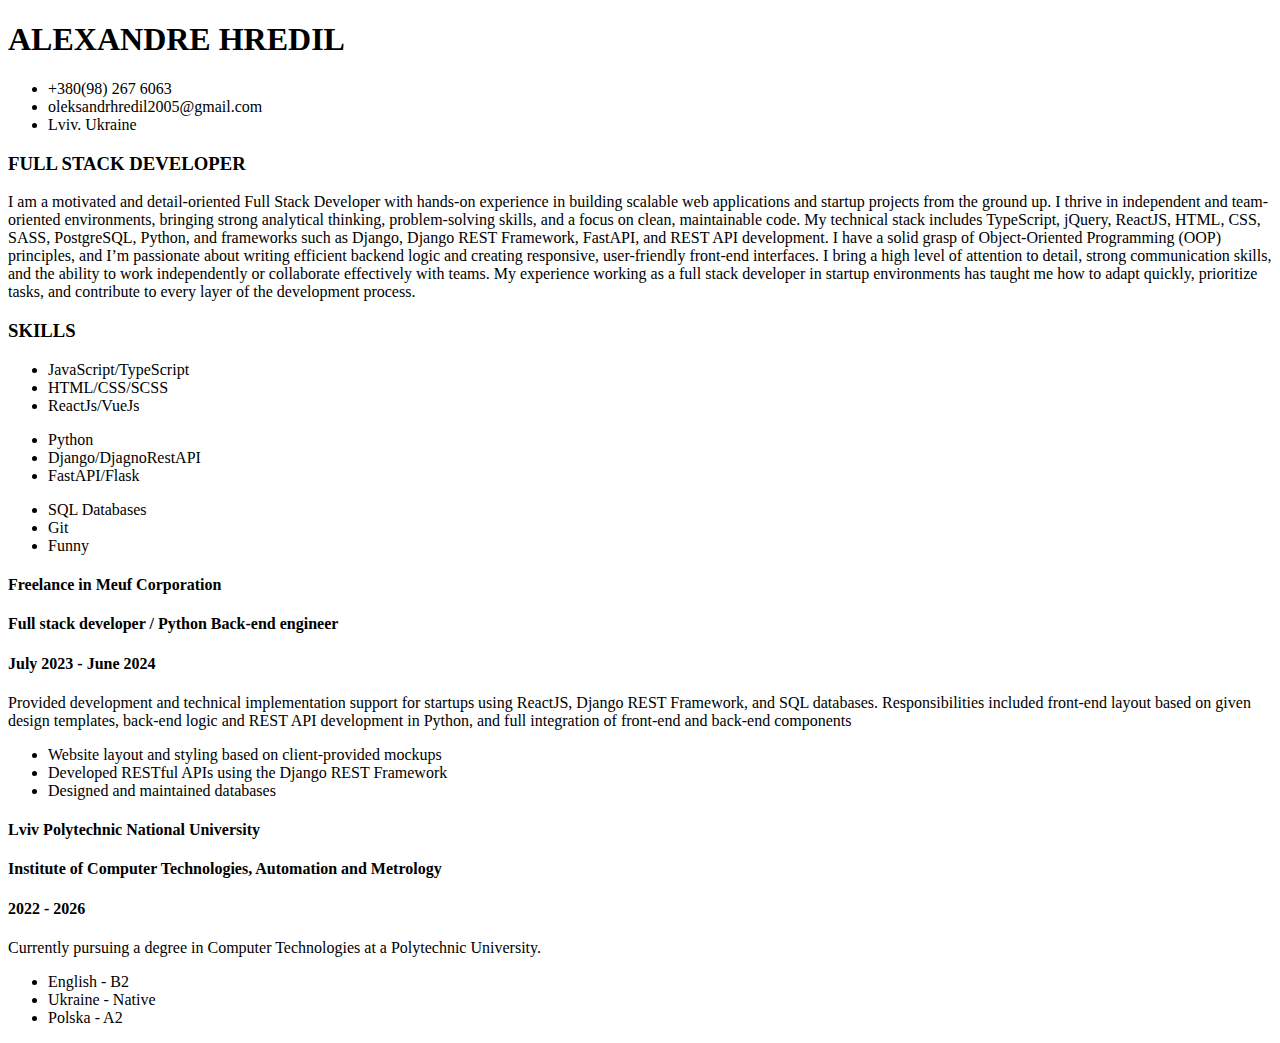
<file: lab_2/index.html>
<!DOCTYPE html>
<html lang="en">
<head>
    <meta charset="UTF-8">
    <meta name="viewport" content="width=device-width, initial-scale=1.0">
    <title>Document</title>
</head>
<body>
    <div class="cv">
        <div class="cv__header">
            <h1>ALEXANDRE HREDIL</h1>
            <nav class="nav">
                <ul class="nav__list">
                    <li class="nav__item">
                        +380(98) 267 6063
                    </li>
                    <li class="nav__item">
                        oleksandrhredil2005@gmail.com 
                    </li>
                    <li class="nav__item">
                        Lviv. Ukraine
                    </li>
                </ul>
            </nav>
        </div>
        <div class="cv__description">
            <h3>
                FULL STACK DEVELOPER
            </h3>
            <p>
                I am a motivated and detail-oriented Full Stack Developer with hands-on experience in building scalable web
                applications and startup projects from the ground up. I thrive in independent and team-oriented environments,
                bringing strong analytical thinking, problem-solving skills, and a focus on clean, maintainable code.
                My technical stack includes TypeScript, jQuery, ReactJS, HTML, CSS, SASS, PostgreSQL, Python, and
                frameworks such as Django, Django REST Framework, FastAPI, and REST API development. I have a solid
                grasp of Object-Oriented Programming (OOP) principles, and I’m passionate about writing efficient backend
                logic and creating responsive, user-friendly front-end interfaces.
                I bring a high level of attention to detail, strong communication skills, and the ability to work independently or
                collaborate effectively with teams. My experience working as a full stack developer in startup environments
                has taught me how to adapt quickly, prioritize tasks, and contribute to every layer of the development process.
            </p>
        </div>
        <div class="cv__skills">
                <h3>SKILLS</h1>
                <div class="cv__block">
                    <div class="cv__block__items">
                        <nav>
                            <ul>
                                <li>
                                    JavaScript/TypeScript
                                </li>
                                <li>
                                    HTML/CSS/SCSS
                                </li>
                                <li>
                                    ReactJs/VueJs
                                </li>
                            </ul>
                        </nav>
                    </div>
                    <div class="cv__block__items">
                        <nav>
                            <ul>
                                <li>
                                    Python
                                </li>
                                <li>
                                    Django/DjagnoRestAPI
                                </li>
                                <li>
                                    FastAPI/Flask
                                </li>
                            </ul>
                        </nav>
                    </div>
                    <div class="cv__block__items">
                        <nav>
                            <ul>
                                <li>
                                    SQL Databases
                                </li>
                                <li>
                                    Git
                                </li>
                                <li>
                                    Funny
                                </li>
                            </ul>
                        </nav>
                    </div>
                </div>
            </div>
            <div class="cv__experience">
                <div class="cv__experience__block">
                    <div class="cv__experience__title">
                        <div>
                            <h4>Freelance in Meuf Corporation</h4>
                            <h4>Full stack developer / Python Back-end engineer</h4>
                        </div>
                        <div>                                
                            <h4>July 2023 - June 2024</h4>
                        </div>
                        </div>
                        <p>Provided development and technical implementation support for startups using ReactJS, Django REST
                            Framework, and SQL databases. Responsibilities included front-end layout based on given design
                            templates, back-end logic and REST API development in Python, and full integration of front-end and
                            back-end components
                        </p>
                        <nav>
                            <ul>
                                <li>Website layout and styling based on client-provided mockups</li>
                                <li>Developed RESTful APIs using the Django REST Framework</li>
                                <li>Designed and maintained databases</li>
                            </ul>
                        </nav>
                    </div>
                </div>
            </div>
            <div class="cv__education">
                <div class="cv__education__block">
                    <div>
                        <h4>Lviv Polytechnic National University</h4>
                        <h4>Institute of Computer Technologies, Automation and Metrology</h4>
                    </div>
                    <div>
                        <h4>2022 - 2026</h4>
                    </div>
                    <p>Currently pursuing a degree in Computer Technologies at a Polytechnic University.
                    </p>
                </div>
            </div>
            <div class="cv__languages">
                <nav>
                    <ul>
                        <li>English - B2</li>
                        <li>Ukraine - Native</li>
                        <li>Polska - A2</li>
                    </ul>
                </nav>
            </div>
    </div>
</body>
</html>
</file>
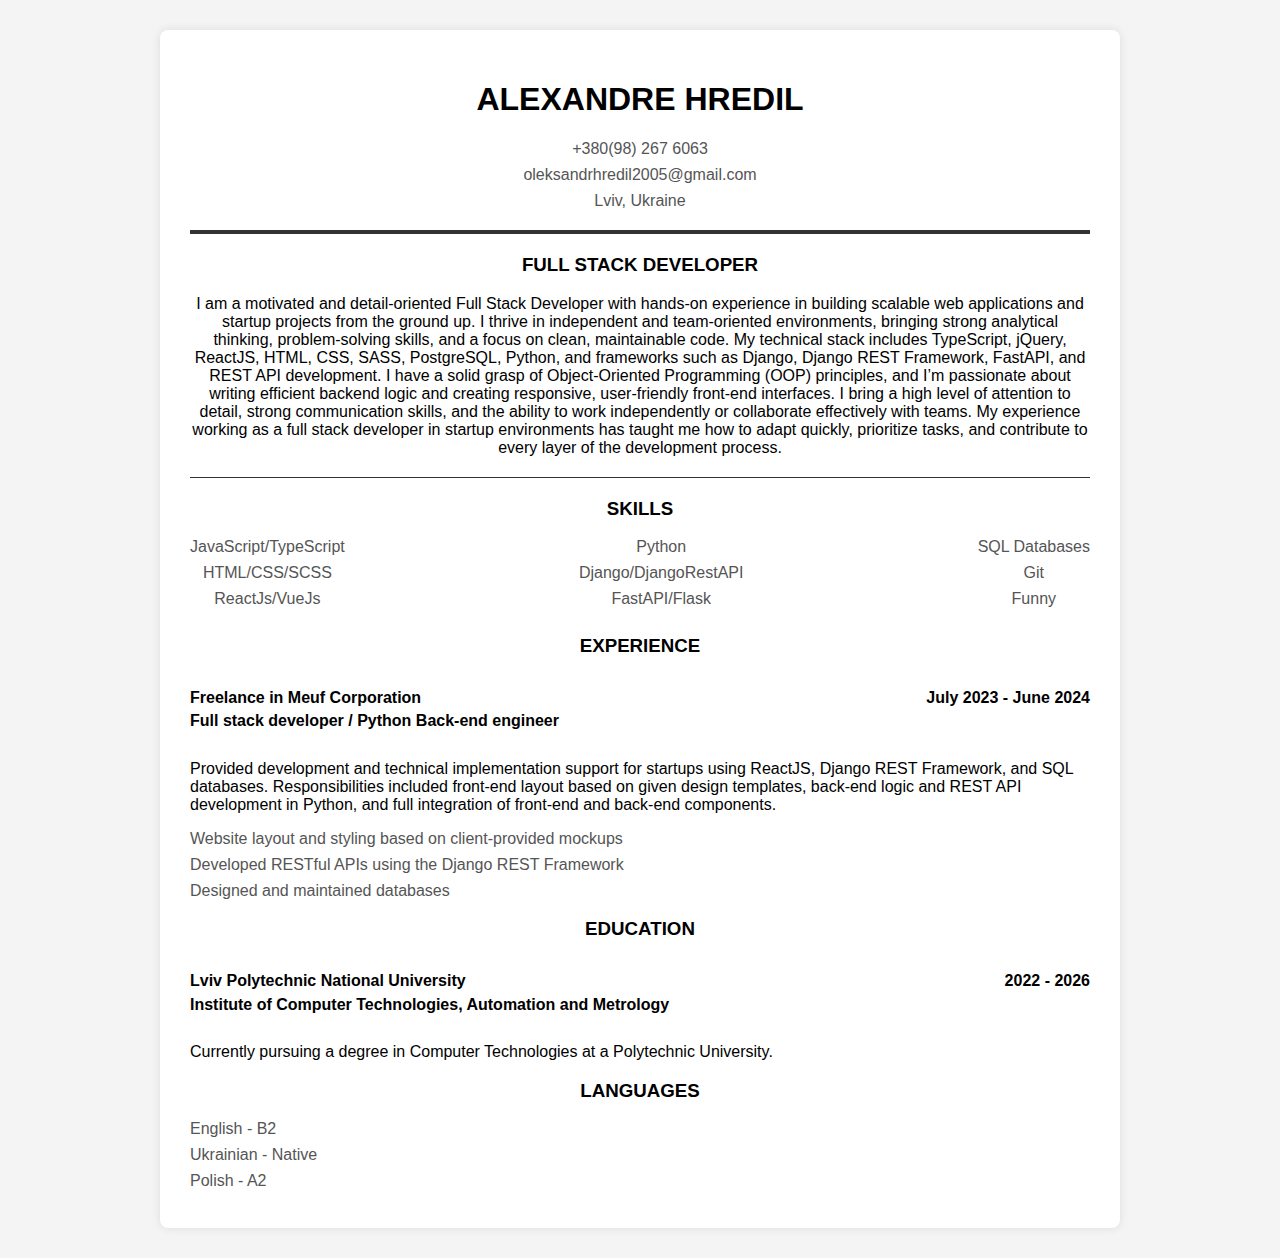
<file: lab_3/index.html>
<!DOCTYPE html>
<html lang="en">
<head>
    <meta charset="UTF-8">
    <meta name="viewport" content="width=device-width, initial-scale=1.0">
    <title>Alexandre Hredil CV</title>
    <link rel="stylesheet" href="style.css">
</head>
<body>
    <div class="cv">
        <div class="cv__header">
            <h1>ALEXANDRE HREDIL</h1>
            <nav class="nav">
                <ul class="nav__list">
                    <li class="nav__item">+380(98) 267 6063</li>
                    <li class="nav__item">oleksandrhredil2005@gmail.com</li>
                    <li class="nav__item">Lviv, Ukraine</li>
                </ul>
            </nav>
        </div>
        <hr class="thick-line">
        <div class="cv__description">
            <h3>FULL STACK DEVELOPER</h3>
            <p>I am a motivated and detail-oriented Full Stack Developer with hands-on experience in building scalable web applications and startup projects from the ground up. I thrive in independent and team-oriented environments, bringing strong analytical thinking, problem-solving skills, and a focus on clean, maintainable code. My technical stack includes TypeScript, jQuery, ReactJS, HTML, CSS, SASS, PostgreSQL, Python, and frameworks such as Django, Django REST Framework, FastAPI, and REST API development. I have a solid grasp of Object-Oriented Programming (OOP) principles, and I’m passionate about writing efficient backend logic and creating responsive, user-friendly front-end interfaces. I bring a high level of attention to detail, strong communication skills, and the ability to work independently or collaborate effectively with teams. My experience working as a full stack developer in startup environments has taught me how to adapt quickly, prioritize tasks, and contribute to every layer of the development process.</p>
        </div>
        <hr class="slim-line">
        <div class="cv__skills">
            <h3>SKILLS</h3>
            <div class="cv__block">
                <div class="cv__block__items">
                    <ul>
                        <li>JavaScript/TypeScript</li>
                        <li>HTML/CSS/SCSS</li>
                        <li>ReactJs/VueJs</li>
                    </ul>
                </div>
                <div class="cv__block__items">
                    <ul>
                        <li>Python</li>
                        <li>Django/DjangoRestAPI</li>
                        <li>FastAPI/Flask</li>
                    </ul>
                </div>
                <div class="cv__block__items">
                    <ul>
                        <li>SQL Databases</li>
                        <li>Git</li>
                        <li>Funny</li>
                    </ul>
                </div>
            </div>
        </div>
        <div class="cv__experience">
            <h3>Experience</h3>
            <div class="cv__experience__block">
                <div>
                    <h4>Freelance in Meuf Corporation</h4>
                    <h4>Full stack developer / Python Back-end engineer</h4>
                </div>
                <div>
                    <h4>July 2023 - June 2024</h4>
                </div>
            </div>            
            <p>Provided development and technical implementation support for startups using ReactJS, Django REST Framework, and SQL databases. Responsibilities included front-end layout based on given design templates, back-end logic and REST API development in Python, and full integration of front-end and back-end components.</p>
            <ul>
                <li>Website layout and styling based on client-provided mockups</li>
                <li>Developed RESTful APIs using the Django REST Framework</li>
                <li>Designed and maintained databases</li>
            </ul>
        </div>
        <div class="cv__education">
            <h3>Education</h3>
            <div class="cv__education__block">
                <div>
                    <h4>Lviv Polytechnic National University</h4>
                    <h4>Institute of Computer Technologies, Automation and Metrology</h4>
                </div>
                <div>
                    <h4>2022 - 2026</h4>
                </div>
            </div>
            <p>Currently pursuing a degree in Computer Technologies at a Polytechnic University.</p>
        </div>
        <div class="cv__languages">
            <h3>Languages</h3>
            <nav>
                <ul>
                    <li>English - B2</li>
                    <li>Ukrainian - Native</li>
                    <li>Polish - A2</li>
                </ul>
            </nav>
        </div>
    </div>
</body>
</html>
</file>
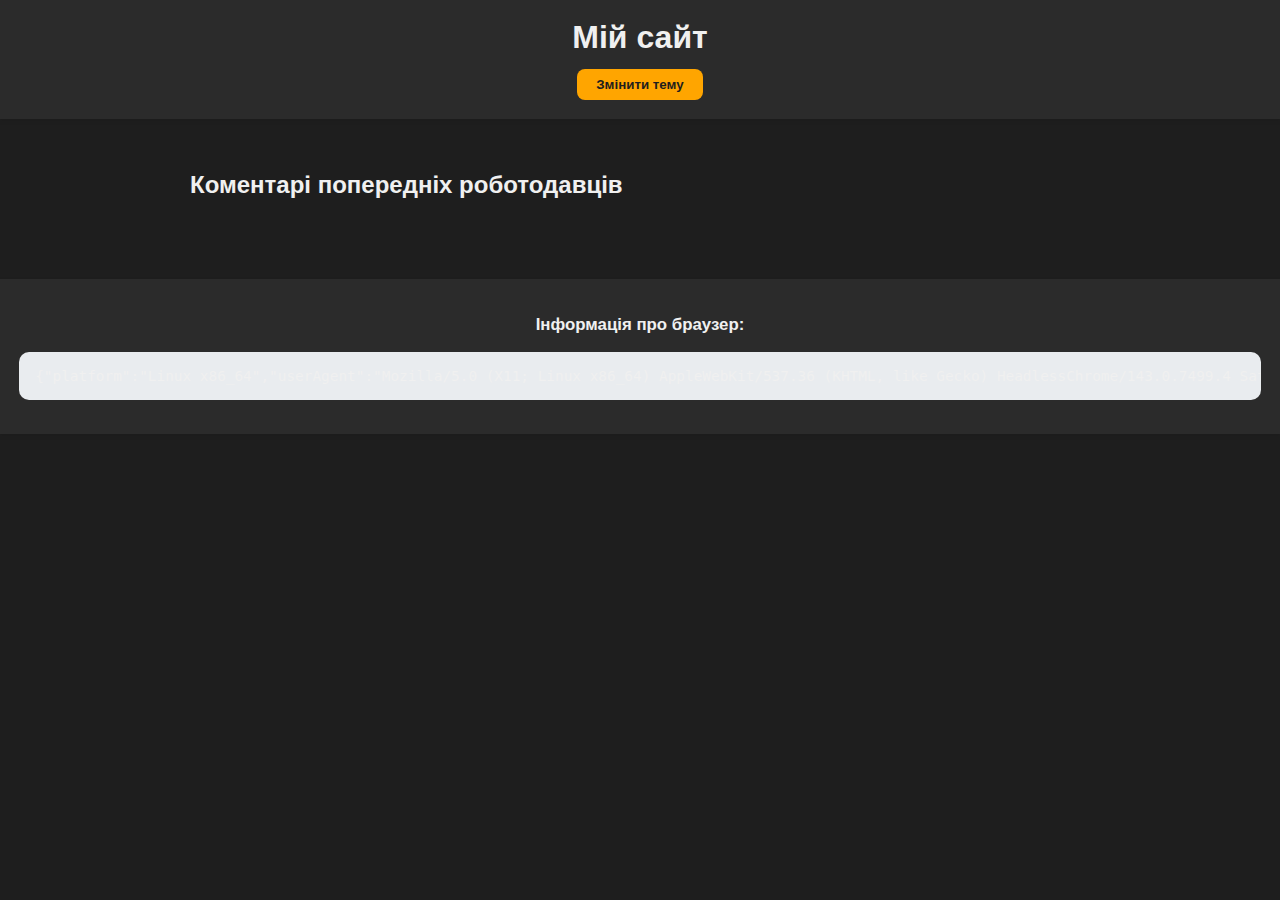
<file: lab_4/index.html>
<!DOCTYPE html>
<html lang="uk">
<head>
  <meta charset="UTF-8" />
  <meta name="viewport" content="width=device-width, initial-scale=1.0" />
  <title>Навчальний проєкт</title>
  <link rel="stylesheet" href="main.css" />
</head>
<body>
  <header>
    <h1>Мій сайт</h1>
    <button id="theme-toggle">Змінити тему</button>
  </header>

  <main>
    <section id="comments">
      <h2>Коментарі попередніх роботодавців</h2>
      <div id="comments-container"></div>
    </section>
  </main>

  <footer>
    <h3>Інформація про браузер:</h3>
    <pre id="browser-info"></pre>
  </footer>

  <!-- Модальне вікно -->
  <div id="modal" class="modal">
    <div class="modal-content">
      <span id="close-modal">&times;</span>
      <h2>Зворотній зв'язок</h2>
      <form action="https://formspree.io/f/ВАШ_ЕНДПОЙНТ" method="POST">
        <input type="text" name="name" placeholder="Ім’я" required />
        <input type="email" name="email" placeholder="Email" required />
        <input type="tel" name="phone" placeholder="Номер телефону" required />
        <textarea name="message" placeholder="Ваше повідомлення" required></textarea>
        <button type="submit">Відправити</button>
      </form>
    </div>
  </div>

  <script src="scripts.js"></script>
</body>
</html>
</file>
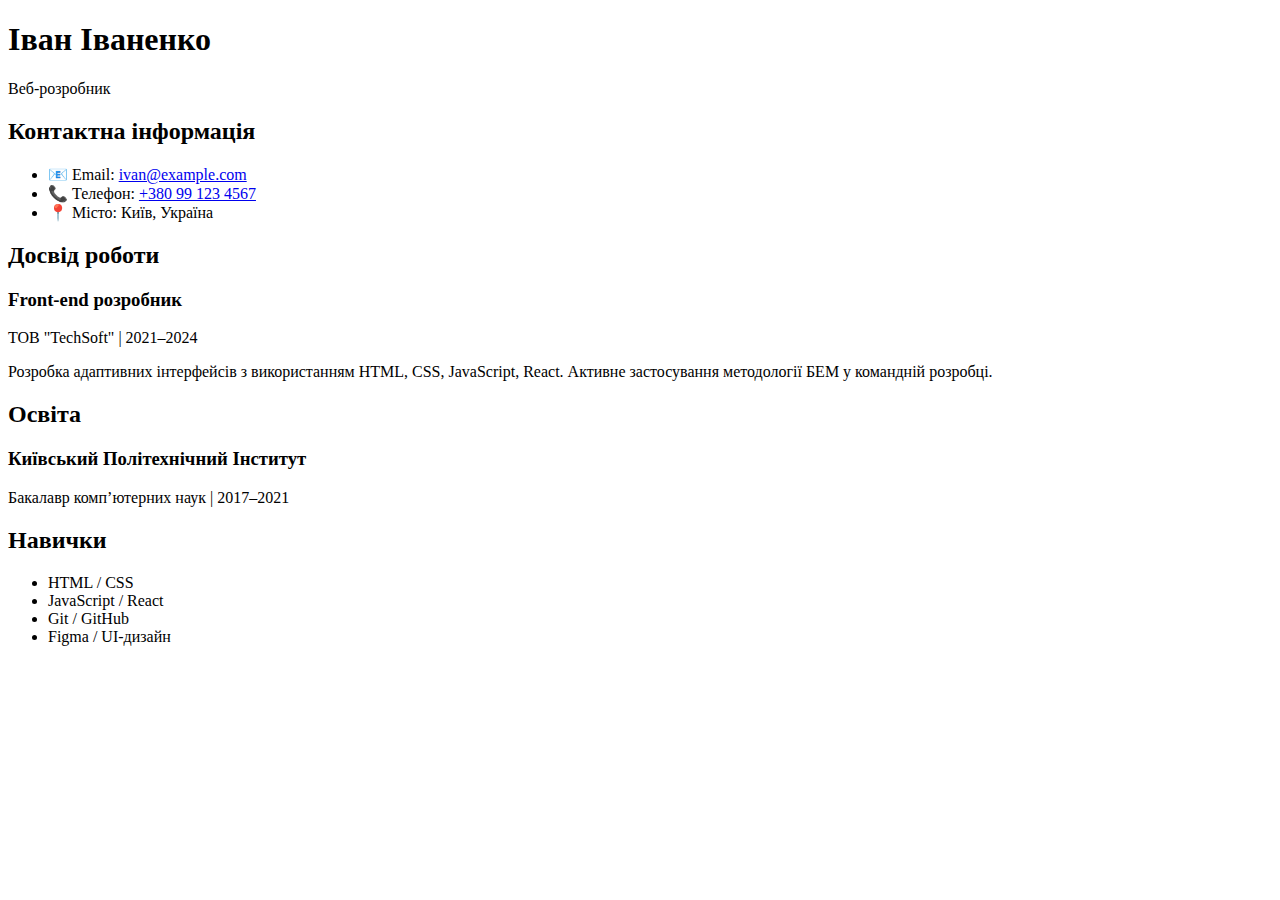
<file: chupachups/lab_2/index.html>
<!DOCTYPE html>
<html lang="en">
<head>
    <meta charset="UTF-8">
    <meta name="viewport" content="width=device-width, initial-scale=1.0">
    <title>Document</title>
</head>
<body>
      <main class="cv">
    <header class="cv__header">
      <h1 class="cv__name">Іван Іваненко</h1>
      <p class="cv__title">Веб-розробник</p>
    </header>

    <section class="cv__section cv__section--contact">
      <h2 class="cv__section-title">Контактна інформація</h2>
      <ul class="cv__list">
        <li class="cv__item">📧 Email: <a href="mailto:ivan@example.com">ivan@example.com</a></li>
        <li class="cv__item">📞 Телефон: <a href="tel:+380991234567">+380 99 123 4567</a></li>
        <li class="cv__item">📍 Місто: Київ, Україна</li>
      </ul>
    </section>

    <section class="cv__section cv__section--experience">
      <h2 class="cv__section-title">Досвід роботи</h2>
      <article class="cv__item">
        <h3 class="cv__item-title">Front-end розробник</h3>
        <p class="cv__item-subtitle">ТОВ "TechSoft" | 2021–2024</p>
        <p class="cv__item-description">
          Розробка адаптивних інтерфейсів з використанням HTML, CSS, JavaScript, React.
          Активне застосування методології БЕМ у командній розробці.
        </p>
      </article>
    </section>

    <section class="cv__section cv__section--education">
      <h2 class="cv__section-title">Освіта</h2>
      <article class="cv__item">
        <h3 class="cv__item-title">Київський Політехнічний Інститут</h3>
        <p class="cv__item-subtitle">Бакалавр комп’ютерних наук | 2017–2021</p>
      </article>
    </section>

    <section class="cv__section cv__section--skills">
      <h2 class="cv__section-title">Навички</h2>
      <ul class="cv__list">
        <li class="cv__item">HTML / CSS</li>
        <li class="cv__item">JavaScript / React</li>
        <li class="cv__item">Git / GitHub</li>
        <li class="cv__item">Figma / UI-дизайн</li>
      </ul>
    </section>
  </main>
</body>
</html>
</file>
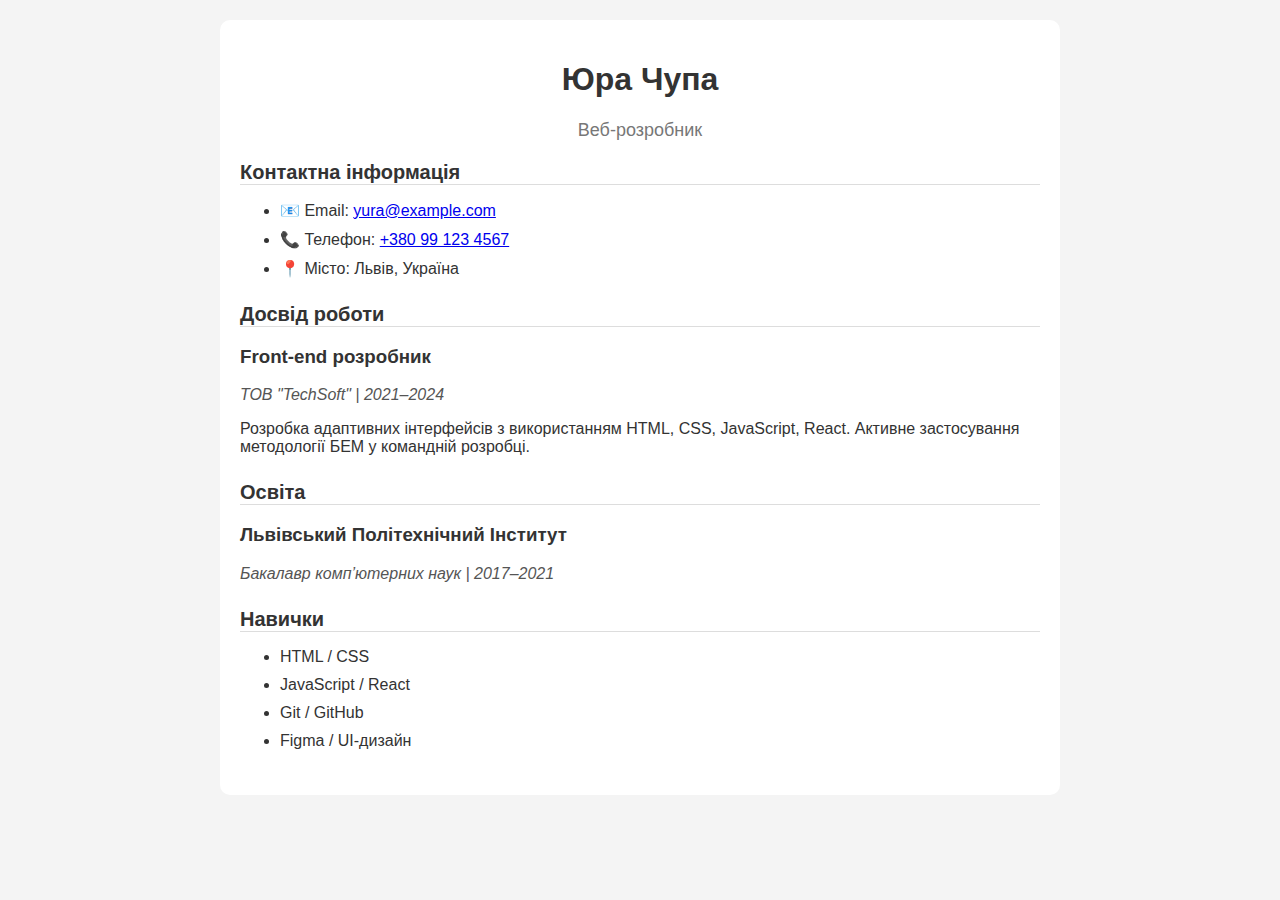
<file: chupachups/lab_3/index.html>
<!DOCTYPE html>
<html lang="en">
<head>
    <meta charset="UTF-8">
    <meta name="viewport" content="width=device-width, initial-scale=1.0">
    <title>Document</title>
    <link rel="stylesheet" href="main.css">
</head>
<body>
      <main class="cv">
    <header class="cv__header">
      <h1 class="cv__name">Юра Чупа</h1>
      <p class="cv__title">Веб-розробник</p>
    </header>

    <section class="cv__section cv__section--contact">
      <h2 class="cv__section-title">Контактна інформація</h2>
      <ul class="cv__list">
        <li class="cv__item">📧 Email: <a href="mailto:ivan@example.com">yura@example.com</a></li>
        <li class="cv__item">📞 Телефон: <a href="tel:+380991234567">+380 99 123 4567</a></li>
        <li class="cv__item">📍 Місто: Львів, Україна</li>
      </ul>
    </section>

    <section class="cv__section cv__section--experience">
      <h2 class="cv__section-title">Досвід роботи</h2>
      <article class="cv__item">
        <h3 class="cv__item-title">Front-end розробник</h3>
        <p class="cv__item-subtitle">ТОВ "TechSoft" | 2021–2024</p>
        <p class="cv__item-description">
          Розробка адаптивних інтерфейсів з використанням HTML, CSS, JavaScript, React.
          Активне застосування методології БЕМ у командній розробці.
        </p>
      </article>
    </section>

    <section class="cv__section cv__section--education">
      <h2 class="cv__section-title">Освіта</h2>
      <article class="cv__item">
        <h3 class="cv__item-title">Львівський Політехнічний Інститут</h3>
        <p class="cv__item-subtitle">Бакалавр комп’ютерних наук | 2017–2021</p>
      </article>
    </section>

    <section class="cv__section cv__section--skills">
      <h2 class="cv__section-title">Навички</h2>
      <ul class="cv__list">
        <li class="cv__item">HTML / CSS</li>
        <li class="cv__item">JavaScript / React</li>
        <li class="cv__item">Git / GitHub</li>
        <li class="cv__item">Figma / UI-дизайн</li>
      </ul>
    </section>
  </main>
</body>
</html>
</file>
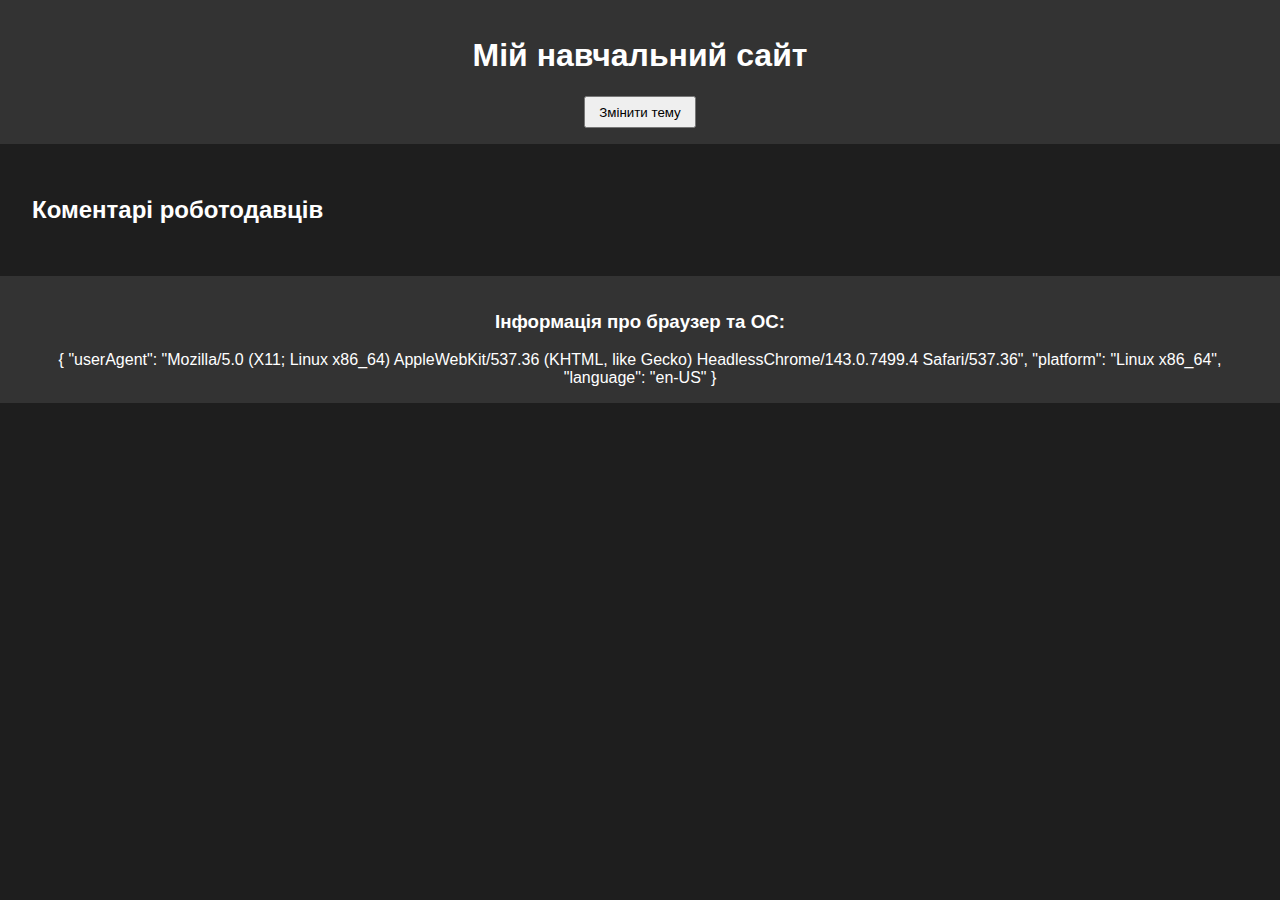
<file: chupachups/lab_4/index.html>
<!DOCTYPE html>
<html lang="uk">
<head>
  <meta charset="UTF-8">
  <meta name="viewport" content="width=device-width, initial-scale=1.0">
  <title>Інформація про браузер + Коментарі + Форма</title>
  <link rel="stylesheet" href="style.css">
</head>
<body>
  <header>
    <h1>Мій навчальний сайт</h1>
    <button id="toggle-theme">Змінити тему</button>
  </header>

  <main>
    <section id="comments-section">
      <h2>Коментарі роботодавців</h2>
      <div id="comments"></div>
    </section>
  </main>

  <footer>
    <h3>Інформація про браузер та ОС:</h3>
    <div id="local-info"></div>
  </footer>

  <div id="modal" class="modal">
    <div class="modal-content">
      <span class="close">&times;</span>
      <h2>Форма зворотного зв'язку</h2>
      <form action="https://formspree.io/f/ВАШ_ЕНДПОЙНТ" method="POST">
        <input type="text" name="name" placeholder="Ім’я" required>
        <input type="email" name="email" placeholder="Email" required>
        <input type="tel" name="phone" placeholder="Номер телефону" required>
        <textarea name="message" placeholder="Повідомлення" required></textarea>
        <button type="submit">Відправити</button>
      </form>
    </div>
  </div>

  <script src="script.js"></script>
</body>
</html>
</file>
<file: lab_3/style.css>
body {
    padding: 0;
    margin: 0;
    background-color: #f4f4f4;
    font-family: Arial, sans-serif;
}

a {
    text-decoration: none;
    color: inherit; 
}

ul {
    list-style-type: none;
    padding: 0;
    margin: 0;
}

li {
    margin-bottom: 8px; 
    font-size: 16px;
    color: #555;
}

.thick-line {
    border: none;
    height: 4px; 
    background-color: #333; 
    margin: 20px 0; 
}

.slim-line {
    border: none;
    height: 1px; 
    background-color: #333; 
    margin: 20px 0; 
}

.cv {
    max-width: 900px;
    margin: 30px auto;
    background: #fff;
    padding: 30px;
    box-shadow: 0 0 10px rgba(0, 0, 0, 0.1);
    border-radius: 8px;
}

.cv__header {
    text-align: center;
}

.cv__description {
    text-align: center;

    p {
        font-size: 16px;
    }
}

.cv__skills {
    h3 {
        text-align: center;
    }
}

.cv__block {
    display: flex;
    justify-content: space-between;
    align-items: center;
    flex-direction: row;

    .cv__block__items {
        text-align: center;
    }
}

.cv__experience {
    h3 {
       text-align: center;
       text-transform: uppercase;
    }

    .cv__experience__block {
        display: flex;
        justify-content: space-between;
        align-items: top;
        line-height: 2px;
    }
}

.cv__education {
    h3 {
        text-transform: uppercase;
        text-align: center;
    }

    .cv__education__block {
        display: flex;
        justify-content: space-between;
        align-items: top;
        line-height: 2px;
    }
}

.cv__languages {
    h3 {
        text-align: center;
        text-transform: uppercase;
    }
}
</file>
<file: lab_4/main.css>
/* Основні стилі */
body {
  font-family: 'Segoe UI', Tahoma, Geneva, Verdana, sans-serif;
  margin: 0;
  padding: 0;
  background-color: #f4f6f8;
  color: #222;
  transition: background-color 0.4s ease, color 0.4s ease;
}

header, footer {
  background-color: #ffffff;
  box-shadow: 0 2px 5px rgba(0, 0, 0, 0.08);
  padding: 1.2rem;
  text-align: center;
  position: relative;
  z-index: 1;
}

header h1 {
  margin: 0;
  font-size: 2rem;
}

#theme-toggle {
  margin-top: 0.8rem;
  padding: 0.5rem 1.2rem;
  border: none;
  border-radius: 8px;
  background-color: #007bff;
  color: white;
  cursor: pointer;
  font-weight: bold;
  transition: background-color 0.3s;
}

#theme-toggle:hover {
  background-color: #0056b3;
}

main {
  padding: 2rem;
  max-width: 900px;
  margin: auto;
}

section h2 {
  margin-bottom: 1rem;
}

#comments-container > div {
  background-color: #ffffff;
  margin-bottom: 1rem;
  padding: 1rem;
  border-radius: 10px;
  box-shadow: 0 2px 6px rgba(0, 0, 0, 0.05);
  transition: transform 0.2s;
}

#comments-container > div:hover {
  transform: translateY(-3px);
}

footer {
  margin-top: 2rem;
  font-size: 0.9rem;
}

#browser-info {
  background-color: #e9ecef;
  padding: 1rem;
  border-radius: 10px;
  font-family: monospace;
  overflow-x: auto;
}

/* Темна тема */
.dark-theme {
  background-color: #1e1e1e;
  color: #f0f0f0;
}

.dark-theme header,
.dark-theme footer {
  background-color: #2b2b2b;
  color: #f0f0f0;
}

.dark-theme #theme-toggle {
  background-color: #ffa500;
  color: #1e1e1e;
}

.dark-theme #theme-toggle:hover {
  background-color: #cc8400;
}

.dark-theme #comments-container > div {
  background-color: #2f2f2f;
}

/* Модальне вікно */
.modal {
  display: none;
  position: fixed;
  z-index: 1000;
  left: 0; top: 0;
  width: 100%; height: 100%;
  background: rgba(0, 0, 0, 0.6);
  justify-content: center;
  align-items: center;
}

.modal-content {
  background-color: #ffffff;
  padding: 2rem;
  border-radius: 12px;
  width: 90%;
  max-width: 500px;
  position: relative;
  box-shadow: 0 8px 20px rgba(0, 0, 0, 0.2);
  animation: fadeIn 0.4s ease;
}

.dark-theme .modal-content {
  background-color: #2b2b2b;
  color: #fff;
}

.modal-content input,
.modal-content textarea {
  width: 100%;
  padding: 10px;
  margin-bottom: 1rem;
  border: 1px solid #ccc;
  border-radius: 8px;
  font-size: 1rem;
  box-sizing: border-box;
}

.modal-content button {
  width: 100%;
  padding: 12px;
  background-color: #28a745;
  border: none;
  border-radius: 8px;
  color: white;
  font-weight: bold;
  font-size: 1rem;
  cursor: pointer;
  transition: background-color 0.3s;
}

.modal-content button:hover {
  background-color: #218838;
}

#close-modal {
  position: absolute;
  top: 10px;
  right: 15px;
  font-size: 1.5rem;
  cursor: pointer;
}

/* Анімація */
@keyframes fadeIn {
  from { opacity: 0; transform: translateY(-10px); }
  to { opacity: 1; transform: translateY(0); }
}
</file>
<file: chupachups/lab_3/main.css>
body {
  font-family: Arial, sans-serif;
  margin: 20px;
  background-color: #f4f4f4;
  color: #333;
}

.cv {
  max-width: 800px;
  margin: auto;
  background: #fff;
  padding: 20px;
  border-radius: 10px;
}

.cv__header {
  text-align: center;
  margin-bottom: 20px;
}

.cv__name {
  font-size: 32px;
  font-weight: bold;
}

.cv__title {
  font-size: 18px;
  color: #777;
}

.cv__section {
  margin-bottom: 25px;
}

.cv__section-title {
  font-size: 20px;
  margin-bottom: 10px;
  border-bottom: 1px solid #ddd;
}

.cv__item {
  margin-bottom: 10px;
}

.cv__item-title {
  font-weight: bold;
}

.cv__item-subtitle {
  font-style: italic;
  color: #555;
}

.cv__item-description {
  margin: 5px 0;
}
</file>
<file: chupachups/lab_4/style.css>
body {
  font-family: Arial, sans-serif;
  margin: 0;
  padding: 0;
  transition: background-color 0.3s, color 0.3s;
}

header, footer {
  background-color: #eee;
  padding: 1em;
  text-align: center;
}

main {
  padding: 2em;
}

#comments {
  display: flex;
  flex-direction: column;
  gap: 1em;
}

.comment {
  padding: 1em;
  border: 1px solid #ccc;
  border-radius: 5px;
}

.modal {
  display: none;
  position: fixed;
  z-index: 10;
  left: 0;
  top: 0;
  width: 100%;
  height: 100%;
  background-color: rgba(0,0,0,0.5);
}

.modal-content {
  background-color: white;
  margin: 10% auto;
  padding: 2em;
  width: 80%;
  max-width: 500px;
  border-radius: 10px;
}

.modal-content input, .modal-content textarea {
  display: block;
  width: 100%;
  margin-bottom: 1em;
  padding: 0.5em;
}

button {
  padding: 0.5em 1em;
}

.light-theme {
  background-color: #ffffff;
  color: #000000;
}

.dark-theme {
  background-color: #1e1e1e;
  color: #ffffff;
}

.dark-theme header,
.dark-theme footer {
  background-color: #333;
}
</file>
